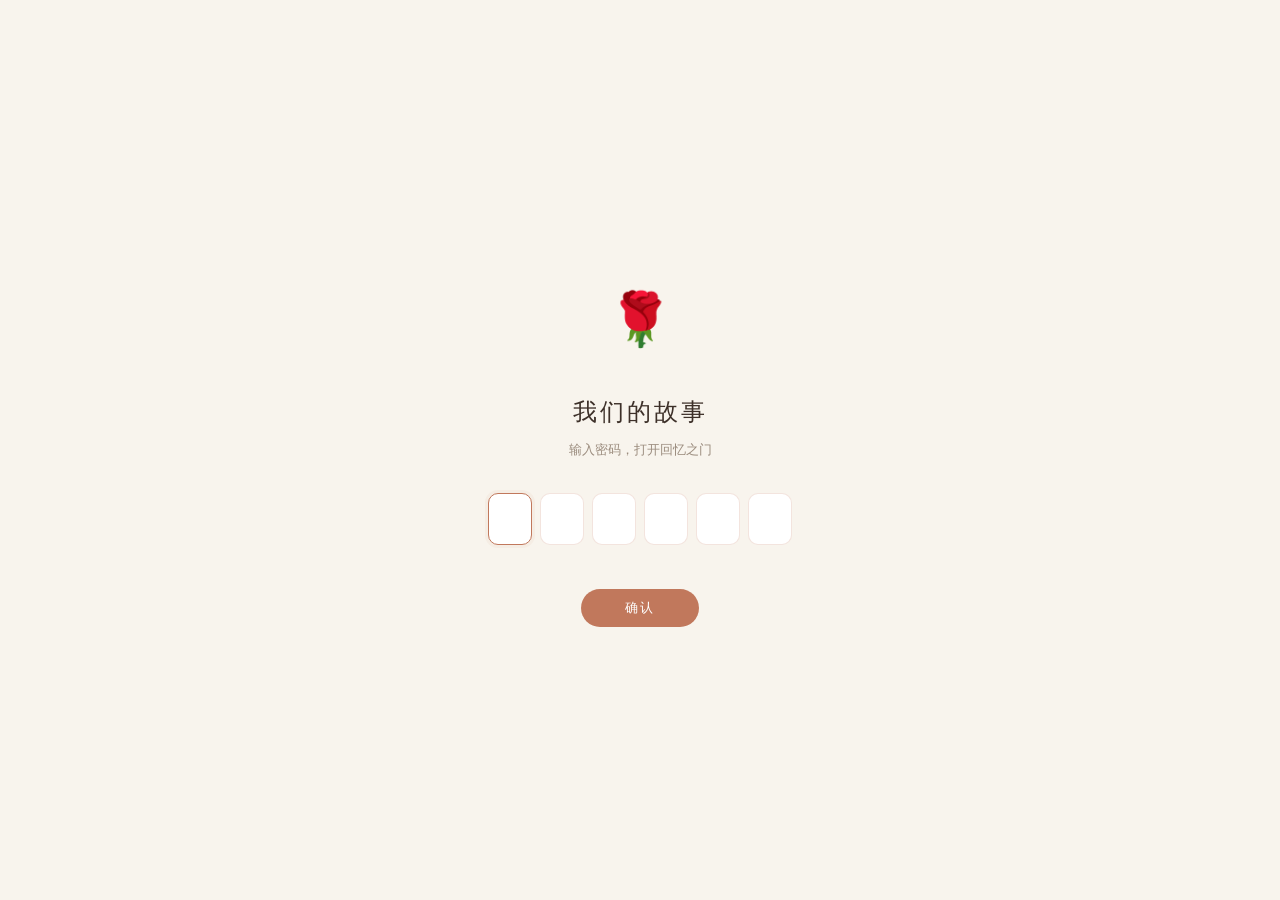
<file: index.html>
<!DOCTYPE html>
<html lang="zh-CN">
<head>
    <meta charset="UTF-8">
    <meta name="viewport" content="width=device-width, initial-scale=1.0">
    <title>两周年快乐</title>
    <link rel="stylesheet" href="./css/style.css">
    <style>
        body { background: #f8f4ed; overflow-x: hidden; }

        /* 胶卷颗粒质感 */
        body::before {
            content: ''; position: fixed; inset: 0; z-index: 0;
            pointer-events: none; opacity: 0.03;
            background-image: url("data:image/svg+xml,%3Csvg viewBox='0 0 256 256' xmlns='http://www.w3.org/2000/svg'%3E%3Cfilter id='n'%3E%3CfeTurbulence type='fractalNoise' baseFrequency='0.9' numOctaves='4' stitchTiles='stitch'/%3E%3C/filter%3E%3Crect width='100%25' height='100%25' filter='url(%23n)'/%3E%3C/svg%3E");
        }

        /* 密码 */
        .lock {
            position: fixed; inset: 0; z-index: 999;
            background: #f8f4ed; display: flex; align-items: center;
            justify-content: center; transition: opacity 0.7s, visibility 0.7s;
        }
        .lock.hidden { opacity: 0; visibility: hidden; pointer-events: none; }

        .lock-box { text-align: center; padding: 48px; max-width: 360px; width: 88%; }
        .lock-box .rose {
            font-size: 52px; margin-bottom: 24px; display: block;
        }
        .lock-box h1 {
            font-family: 'Georgia', serif; font-size: 24px;
            color: #3d3029; margin-bottom: 4px; letter-spacing: 3px;
            font-weight: normal;
        }
        .lock-box .hint {
            color: #9b8c7e; font-size: 13px; margin-bottom: 32px;
        }
        .pin { display: flex; gap: 8px; justify-content: center; margin-bottom: 10px; }
        .pin input {
            width: 44px; height: 52px; text-align: center; font-size: 22px;
            border: 1px solid rgba(193,120,92,0.2); border-radius: 10px;
            outline: none; color: #3d3029; background: #fff;
            transition: all 0.3s; -webkit-appearance: none;
            -webkit-text-security: disc; font-family: 'Georgia', serif;
        }
        .pin input:focus {
            border-color: #c1785c; box-shadow: 0 0 0 3px rgba(193,120,92,0.06);
        }
        .pin-error { color: #c1785c; font-size: 12px; min-height: 18px; }

        .btn-unlock {
            margin-top: 16px; padding: 10px 44px; border-radius: 50px; border: none;
            font-size: 13px; letter-spacing: 2px; cursor: pointer;
            background: #c1785c; color: #fff; transition: all 0.3s;
        }
        .btn-unlock:hover { transform: translateY(-1px); box-shadow: 0 6px 20px rgba(193,120,92,0.25); }

        /* 主内容 */
        .hero {
            position: relative; z-index: 1; min-height: 100vh;
            display: flex; flex-direction: column; align-items: center;
            justify-content: center; text-align: center; padding: 40px 20px;
        }
        .hero-badge {
            display: inline-flex; align-items: center; gap: 10px;
            padding: 6px 22px; border: 1px solid rgba(193,120,92,0.2);
            border-radius: 50px; font-size: 10px; color: #c1785c;
            margin-bottom: 32px; letter-spacing: 4px;
        }
        .hero-title {
            font-family: 'Georgia', serif;
            font-size: clamp(40px, 8vw, 56px);
            color: #3d3029; margin-bottom: 6px;
            letter-spacing: 4px; line-height: 1.15; font-weight: normal;
        }
        .hero-title em {
            font-style: normal; color: #c1785c;
        }
        .hero-sub {
            font-size: 13px; color: #9b8c7e; margin-bottom: 52px; letter-spacing: 3px;
        }

        .countdown { display: flex; gap: 14px; margin-bottom: 52px; }
        .cd-item {
            background: #fff; border-radius: 10px;
            padding: 18px 22px; min-width: 78px;
            box-shadow: 0 1px 8px rgba(61,48,41,0.04);
            border: 1px solid rgba(193,120,92,0.06);
        }
        .cd-num {
            font-size: 34px; color: #c1785c;
            font-family: 'Georgia', serif; line-height: 1;
        }
        .cd-label {
            font-size: 10px; color: #9b8c7e; margin-top: 6px;
            letter-spacing: 2px; text-transform: uppercase;
        }

        .btn-enter {
            display: inline-flex; align-items: center; gap: 8px;
            padding: 14px 44px; border-radius: 50px; border: none;
            font-size: 14px; cursor: pointer; letter-spacing: 2px;
            background: #c1785c; color: #fff;
            text-decoration: none; transition: all 0.4s;
            box-shadow: 0 4px 16px rgba(193,120,92,0.2);
        }
        .btn-enter:hover {
            transform: translateY(-3px);
            box-shadow: 0 10px 32px rgba(193,120,92,0.3);
        }

        .hero-foot {
            position: fixed; bottom: 22px; left: 50%;
            transform: translateX(-50%);
            font-size: 11px; color: #c4b8ab; letter-spacing: 2px;
        }

        @media (max-width: 640px) {
            .lock-box { padding: 32px 16px; }
            .lock-box h1 { font-size: 20px; }
            .pin input { width: 38px; height: 44px; font-size: 18px; }
            .countdown { gap: 8px; }
            .cd-item { padding: 14px 12px; min-width: 62px; }
            .cd-num { font-size: 26px; }
        }
    </style>
</head>
<body>

<div class="lock" id="passwordOverlay">
    <div class="lock-box">
        <span class="rose">🌹</span>
        <h1>我们的故事</h1>
        <p class="hint">输入密码，打开回忆之门</p>
        <div class="pin" id="passwordInput">
            <input type="text" maxlength="1" inputmode="numeric" pattern="[0-9]" autofocus autocomplete="off">
            <input type="text" maxlength="1" inputmode="numeric" pattern="[0-9]" autocomplete="off">
            <input type="text" maxlength="1" inputmode="numeric" pattern="[0-9]" autocomplete="off">
            <input type="text" maxlength="1" inputmode="numeric" pattern="[0-9]" autocomplete="off">
            <input type="text" maxlength="1" inputmode="numeric" pattern="[0-9]" autocomplete="off">
            <input type="text" maxlength="1" inputmode="numeric" pattern="[0-9]" autocomplete="off">
        </div>
        <div class="pin-error" id="passwordError"></div>
        <button class="btn-unlock" id="passwordSubmit">确认</button>
    </div>
</div>

<div class="hero" id="hero">
    <div class="hero-badge">✦ TWO YEARS ✦</div>
    <h1 class="hero-title">两周年<em>快乐</em></h1>
    <p class="hero-sub">2024 · 06 · 10 — 2026 · 06 · 10</p>

    <div class="countdown" id="countdown">
        <div class="cd-item"><div class="cd-num" id="days">00</div><div class="cd-label">天</div></div>
        <div class="cd-item"><div class="cd-num" id="hours">00</div><div class="cd-label">时</div></div>
        <div class="cd-item"><div class="cd-num" id="minutes">00</div><div class="cd-label">分</div></div>
        <div class="cd-item"><div class="cd-num" id="seconds">00</div><div class="cd-label">秒</div></div>
    </div>

    <a href="./pages/timeline.html" class="btn-enter">开始回忆之旅</a>
</div>

<div class="hero-foot">Made with ♥ for you</div>

<script src="./js/main.js"></script>
<script>
(function() {
    function mkParticle() {
        var p = document.createElement('div');
        p.style.cssText = 'position:fixed;pointer-events:none;z-index:0;border-radius:50%;'
            + 'background:rgba(193,120,92,0.08);left:' + Math.random()*100 + '%;'
            + 'width:' + (3+Math.random()*4) + 'px;height:' + p.style.width.split(':')[1] + ';'
            + 'animation:drift ' + (10+Math.random()*14) + 's linear infinite;'
            + 'animation-delay:' + Math.random()*8 + 's;';
        document.body.appendChild(p);
        setTimeout(function() { p.remove(); }, 24000);
    }
    var style = document.createElement('style');
    style.textContent = '@keyframes drift{0%{transform:translateY(105vh) scale(0);opacity:0;}'
        + '10%{opacity:0.5;}90%{opacity:0.5;}100%{transform:translateY(-10vh) scale(1.2);opacity:0;}}';
    document.head.appendChild(style);
    for (var i = 0; i < 12; i++) setTimeout(mkParticle, i*400);
    setInterval(mkParticle, 2800);
})();

var inputs = document.querySelectorAll('#passwordInput input');
var overlay = document.getElementById('passwordOverlay');
var err = document.getElementById('passwordError');
var CORRECT = '980711';
if (localStorage.getItem('anniversary_unlocked') === 'true') overlay.classList.add('hidden');

inputs.forEach(function(inp, i) {
    inp.addEventListener('input', function() {
        inp.value = inp.value.replace(/\D/g, '');
        if (inp.value && i < inputs.length-1) inputs[i+1].focus();
        if (i === inputs.length-1 && inp.value) check();
    });
    inp.addEventListener('keydown', function(e) {
        if (e.key === 'Backspace' && !inp.value && i > 0) inputs[i-1].focus();
    });
});
document.getElementById('passwordSubmit').addEventListener('click', check);

function check() {
    var p = Array.from(inputs).map(function(i) { return i.value; }).join('');
    if (p === CORRECT) {
        localStorage.setItem('anniversary_unlocked', 'true');
        overlay.classList.add('hidden'); err.textContent = '';
        if (typeof initMusic === 'function') initMusic();
    } else {
        err.textContent = '密码不对，再试一次';
        inputs.forEach(function(i) { i.value = ''; i.style.borderColor = '#c1785c'; });
        inputs[0].focus();
        setTimeout(function() { inputs.forEach(function(i) { i.style.borderColor = ''; }); }, 600);
    }
}

var TARGET = new Date('2026-06-10T00:15:00').getTime();
function tick() {
    var diff = TARGET - Date.now();
    if (diff <= 0) {
        document.getElementById('days').textContent = '✦';
        document.getElementById('hours').textContent = '永';
        document.getElementById('minutes').textContent = '远';
        document.getElementById('seconds').textContent = '♥';
        return;
    }
    document.getElementById('days').textContent = String(Math.floor(diff/86400000)).padStart(2,'0');
    document.getElementById('hours').textContent = String(Math.floor((diff%86400000)/3600000)).padStart(2,'0');
    document.getElementById('minutes').textContent = String(Math.floor((diff%3600000)/60000)).padStart(2,'0');
    document.getElementById('seconds').textContent = String(Math.floor((diff%60000)/1000)).padStart(2,'0');
}
tick(); setInterval(tick, 1000);
</script>
</body>
</html>
</file>
<file: css/style.css>
/* === 全局 === */
* { margin: 0; padding: 0; box-sizing: border-box; }

:root {
    --bg: #f8f4ed;
    --bg-card: rgba(255,255,255,0.85);
    --text: #3d3029;
    --text-muted: #9b8c7e;
    --accent: #c1785c;
    --accent-glow: #d4956e;
    --border: rgba(193,120,92,0.12);
    --shadow: 0 2px 16px rgba(61,48,41,0.05);
    --radius: 8px;
    --font-serif: 'Georgia', 'Times New Roman', serif;
    --font-sans: -apple-system, BlinkMacSystemFont, 'Segoe UI', Roboto, sans-serif;
}

html { scroll-behavior: smooth; }

body {
    font-family: var(--font-sans);
    background: var(--bg);
    color: var(--text);
    line-height: 1.8;
    min-height: 100vh;
    -webkit-font-smoothing: antialiased;
}

a { color: var(--accent); text-decoration: none; }
img { max-width: 100%; }

/* === 导航 === */
.nav {
    position: fixed; top: 0; left: 0; right: 0; z-index: 100;
    background: rgba(248,244,237,0.88);
    backdrop-filter: blur(16px); -webkit-backdrop-filter: blur(16px);
    border-bottom: 1px solid var(--border);
    padding: 0 20px; height: 56px;
    display: flex; align-items: center; justify-content: space-between;
}
.nav-title {
    font-family: var(--font-serif); font-size: 15px;
    color: var(--text-muted); letter-spacing: 2px;
}
.nav-links {
    display: flex; gap: 4px; overflow-x: auto;
    -webkit-overflow-scrolling: touch; scrollbar-width: none; padding: 4px 0;
}
.nav-links::-webkit-scrollbar { display: none; }
.nav-links a {
    padding: 5px 12px; border-radius: 20px; font-size: 12px;
    color: var(--text-muted); white-space: nowrap; transition: all 0.3s;
    border: 1px solid transparent;
}
.nav-links a:hover, .nav-links a.active {
    background: rgba(193,120,92,0.08); color: var(--accent);
    border-color: rgba(193,120,92,0.18);
}

/* === 主容器 === */
.main { max-width: 900px; margin: 0 auto; padding: 72px 20px 48px; }

.page-title {
    font-family: var(--font-serif); font-size: 30px; text-align: center;
    color: var(--text); margin-bottom: 6px; letter-spacing: 2px;
    font-weight: normal;
}
.page-subtitle {
    text-align: center; color: var(--text-muted); font-size: 13px;
    margin-bottom: 40px;
}

/* === 卡片 === */
.card {
    background: var(--bg-card); border-radius: var(--radius);
    padding: 28px 32px; box-shadow: var(--shadow);
    border: 1px solid var(--border); margin-bottom: 16px;
    transition: transform 0.3s, box-shadow 0.3s;
}
.card:hover { transform: translateY(-2px); box-shadow: 0 4px 24px rgba(61,48,41,0.08); }

/* === 按钮 === */
.btn {
    display: inline-block; padding: 12px 32px; border: none; border-radius: 50px;
    font-size: 14px; font-family: var(--font-sans); cursor: pointer;
    transition: all 0.3s; text-align: center; letter-spacing: 1px;
}
.btn-primary {
    background: var(--accent); color: #fff;
    box-shadow: 0 4px 16px rgba(193,120,92,0.2);
}
.btn-primary:hover { transform: translateY(-2px); box-shadow: 0 8px 28px rgba(193,120,92,0.3); }

/* === 时间线 === */
.timeline { position: relative; padding-left: 44px; }
.timeline::before {
    content: ''; position: absolute; left: 18px; top: 0; bottom: 0;
    width: 1px; background: linear-gradient(180deg,
        var(--accent) 0%, rgba(193,120,92,0.3) 50%, rgba(193,120,92,0.04) 100%);
}
.timeline-item { position: relative; margin-bottom: 40px; padding-left: 20px; }
.timeline-dot {
    position: absolute; left: -30px; top: 6px; width: 10px; height: 10px;
    border-radius: 50%; background: var(--accent);
    border: 2px solid var(--bg); box-shadow: 0 0 12px rgba(193,120,92,0.3);
}
.timeline-date { font-size: 12px; color: var(--accent); margin-bottom: 4px; letter-spacing: 2px; }
.timeline-title { font-size: 18px; font-weight: 600; color: var(--text); margin-bottom: 6px; }
.timeline-desc { font-size: 14px; color: var(--text-muted); line-height: 1.9; }
.timeline-img {
    margin-top: 16px; width: 100%;
    max-height: 420px; object-fit: contain;
    border-radius: 4px;
    box-shadow:
        0 1px 0 rgba(255,255,255,0.3) inset,
        0 0 0 1px rgba(0,0,0,0.06),
        0 0 0 4px #f5f0e8,
        0 0 0 6px rgba(0,0,0,0.05),
        0 0 0 10px #2a2520,
        0 0 0 11px rgba(0,0,0,0.08),
        0 6px 24px rgba(0,0,0,0.15);
    background: #f5f0e8;
}

/* === 地图 === */
#map { height: 550px; border-radius: 8px; }

/* === 情书 === */
.letter { max-width: 640px; margin: 0 auto; }
.letter-card {
    background: var(--bg-card); border-radius: var(--radius);
    padding: 48px 44px; box-shadow: var(--shadow);
    border: 1px solid var(--border); margin-bottom: 20px;
}
.letter-date { font-size: 12px; color: var(--accent); text-align: right; margin-bottom: 28px; letter-spacing: 2px; }
.letter-content {
    font-size: 16px; line-height: 2.2; color: var(--text);
    white-space: pre-wrap; font-family: var(--font-serif);
}

/* === 音乐按钮 === */
.music-btn {
    position: fixed; bottom: 24px; right: 24px; z-index: 100;
    width: 44px; height: 44px; border-radius: 50%; border: 1px solid var(--border);
    background: var(--bg-card); box-shadow: var(--shadow);
    cursor: pointer; font-size: 18px; display: flex; align-items: center;
    justify-content: center; transition: all 0.3s; color: var(--accent);
    backdrop-filter: blur(8px);
}
.music-btn:hover { transform: scale(1.08); }
.music-btn.playing { border-color: var(--accent); box-shadow: 0 0 20px rgba(193,120,92,0.2); }

/* === 通用动画 === */
@keyframes fadeUp {
    from { opacity: 0; transform: translateY(16px); }
    to { opacity: 1; transform: translateY(0); }
}

/* === 响应式 === */
@media (max-width: 640px) {
    .nav { padding: 0 12px; height: 48px; }
    .nav-title { font-size: 13px; }
    .nav-links a { padding: 4px 8px; font-size: 11px; }
    .main { padding: 64px 14px 30px; }
    .page-title { font-size: 24px; }
    .letter-card { padding: 32px 22px; }
    .timeline { padding-left: 36px; }
    .music-btn { bottom: 16px; right: 16px; width: 38px; height: 38px; font-size: 16px; }
    #map { height: 400px; }
}
</file>
